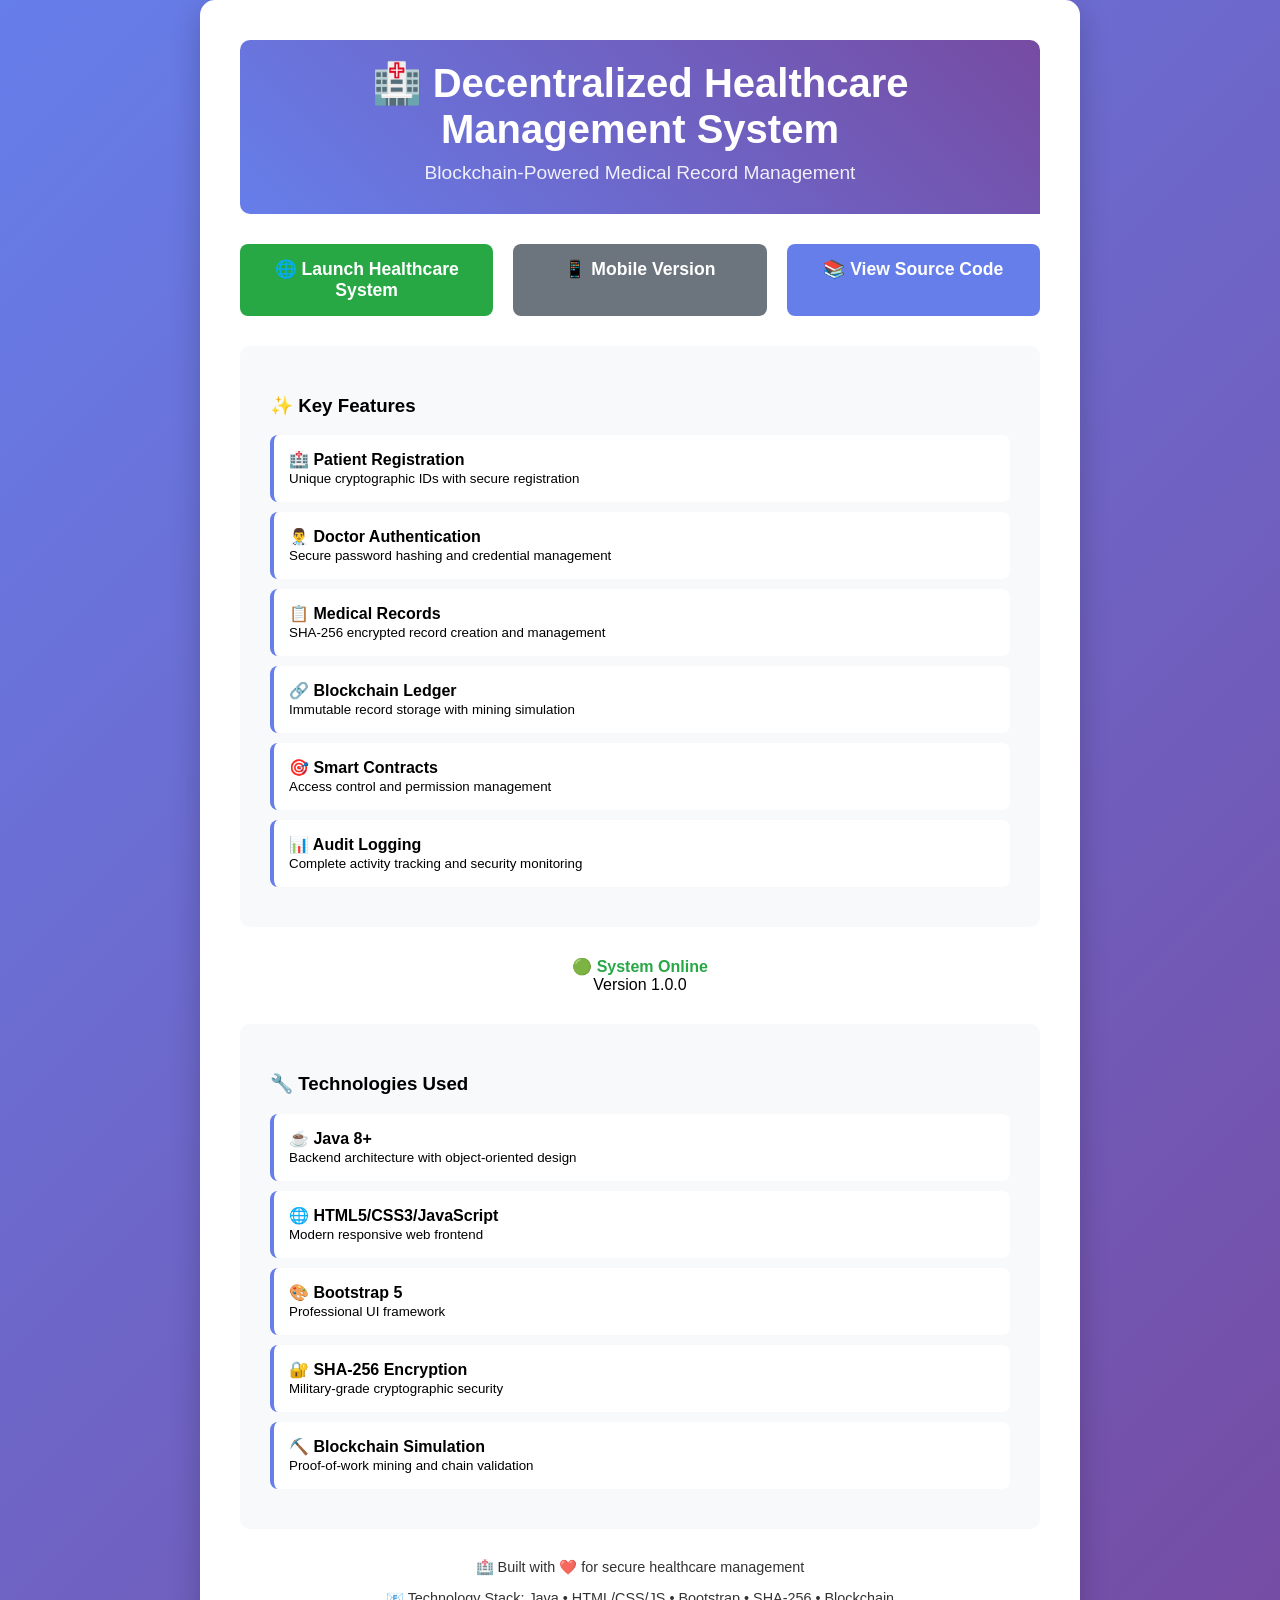
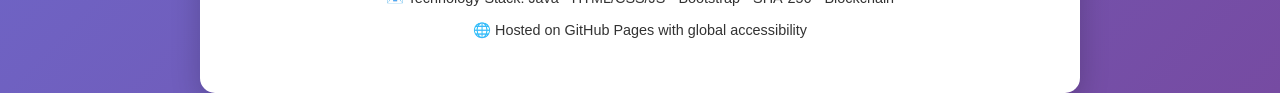
<file: ROOT_INDEX.html>
<!DOCTYPE html>
<html lang="en">
<head>
    <meta charset="UTF-8">
    <meta name="viewport" content="width=device-width, initial-scale=1.0">
    <title>Decentralized Healthcare Management System</title>
    <style>
        body {
            font-family: 'Segoe UI', Tahoma, Geneva, Verdana, sans-serif;
            margin: 0;
            padding: 0;
            background: linear-gradient(135deg, #667eea 0%, #764ba2 100%);
            min-height: 100vh;
            display: flex;
            flex-direction: column;
            justify-content: center;
            align-items: center;
        }
        .container {
            background: white;
            padding: 40px;
            border-radius: 15px;
            box-shadow: 0 10px 30px rgba(0,0,0,0.2);
            max-width: 800px;
            width: 90%;
            text-align: center;
        }
        .header {
            background: linear-gradient(45deg, #667eea, #764ba2);
            color: white;
            padding: 20px;
            border-radius: 10px 10px 0 10px;
            margin-bottom: 30px;
        }
        .title {
            font-size: 2.5em;
            font-weight: bold;
            margin: 0;
        }
        .subtitle {
            font-size: 1.2em;
            opacity: 0.9;
            margin: 10px 0;
        }
        .buttons {
            display: grid;
            grid-template-columns: repeat(auto-fit, minmax(250px, 1fr));
            gap: 20px;
            margin: 30px 0;
        }
        .btn {
            display: inline-block;
            padding: 15px 30px;
            background: #667eea;
            color: white;
            text-decoration: none;
            border-radius: 8px;
            font-weight: bold;
            transition: all 0.3s ease;
            border: none;
            cursor: pointer;
            font-size: 1.1em;
        }
        .btn:hover {
            background: #5a67d8;
            transform: translateY(-2px);
            box-shadow: 0 5px 15px rgba(0,0,0,0.3);
        }
        .btn-primary {
            background: #28a745;
        }
        .btn-primary:hover {
            background: #1e5aa8;
        }
        .btn-secondary {
            background: #6c757d;
        }
        .btn-secondary:hover {
            background: #5a6268;
        }
        .features {
            background: #f8f9fa;
            padding: 30px;
            border-radius: 10px;
            margin: 20px 0;
            text-align: left;
        }
        .feature {
            margin: 10px 0;
            padding: 15px;
            background: white;
            border-radius: 8px;
            border-left: 4px solid #667eea;
        }
        .status {
            display: flex;
            justify-content: center;
            gap: 20px;
            margin: 20px 0;
        }
        .status-item {
            text-align: center;
            padding: 10px 20px;
            background: rgba(255,255,255,255,0.1);
            border-radius: 8px;
            flex: 1;
        }
        .online {
            color: #28a745;
            font-weight: bold;
        }
        .footer {
            margin-top: 30px;
            text-align: center;
            opacity: 0.8;
            font-size: 0.9em;
        }
        @media (max-width: 600px) {
            .container {
                width: 95%;
                padding: 20px;
            }
            .buttons {
                grid-template-columns: 1fr;
            }
        }
    </style>
</head>
<body>
    <div class="container">
        <div class="header">
            <h1 class="title">🏥 Decentralized Healthcare Management System</h1>
            <p class="subtitle">Blockchain-Powered Medical Record Management</p>
        </div>

        <div class="buttons">
            <a href="web/index.html" class="btn btn-primary">
                🌐 Launch Healthcare System
            </a>
            <a href="web/index.html" class="btn btn-secondary">
                📱 Mobile Version
            </a>
            <a href="https://github.com/TAMILARASAN2005/decentralized-healthcare-system" class="btn">
                📚 View Source Code
            </a>
        </div>

        <div class="features">
            <h3>✨ Key Features</h3>
            <div class="feature">
                <strong>🏥 Patient Registration</strong><br>
                <small>Unique cryptographic IDs with secure registration</small>
            </div>
            <div class="feature">
                <strong>👨‍⚕️ Doctor Authentication</strong><br>
                <small>Secure password hashing and credential management</small>
            </div>
            <div class="feature">
                <strong>📋 Medical Records</strong><br>
                <small>SHA-256 encrypted record creation and management</small>
            </div>
            <div class="feature">
                <strong>🔗 Blockchain Ledger</strong><br>
                <small>Immutable record storage with mining simulation</small>
            </div>
            <div class="feature">
                <strong>🎯 Smart Contracts</strong><br>
                <small>Access control and permission management</small>
            </div>
            <div class="feature">
                <strong>📊 Audit Logging</strong><br>
                <small>Complete activity tracking and security monitoring</small>
            </div>
        </div>

        <div class="status">
            <div class="status-item">
                <div class="online">🟢 System Online</div>
                <div>Version 1.0.0</div>
            </div>
        </div>

        <div class="features">
            <h3>🔧 Technologies Used</h3>
            <div class="feature">
                <strong>☕ Java 8+</strong><br>
                <small>Backend architecture with object-oriented design</small>
            </div>
            <div class="feature">
                <strong>🌐 HTML5/CSS3/JavaScript</strong><br>
                <small>Modern responsive web frontend</small>
            </div>
            <div class="feature">
                <strong>🎨 Bootstrap 5</strong><br>
                <small>Professional UI framework</small>
            </div>
            <div class="feature">
                <strong>🔐 SHA-256 Encryption</strong><br>
                <small>Military-grade cryptographic security</small>
            </div>
            <div class="feature">
                <strong>⛏️ Blockchain Simulation</strong><br>
                <small>Proof-of-work mining and chain validation</small>
            </div>
        </div>

        <div class="footer">
            <p>🏥 Built with ❤️ for secure healthcare management</p>
            <p>📧 Technology Stack: Java • HTML/CSS/JS • Bootstrap • SHA-256 • Blockchain</p>
            <p>🌐 Hosted on GitHub Pages with global accessibility</p>
        </div>
    </div>

    <script>
        // Auto-redirect to main application after 3 seconds
        setTimeout(function() {
            console.log('🏥 Healthcare System ready - Redirecting to main application...');
            window.location.href = 'web/index.html';
        }, 3000);
    </script>
</body>
</html>
</file>
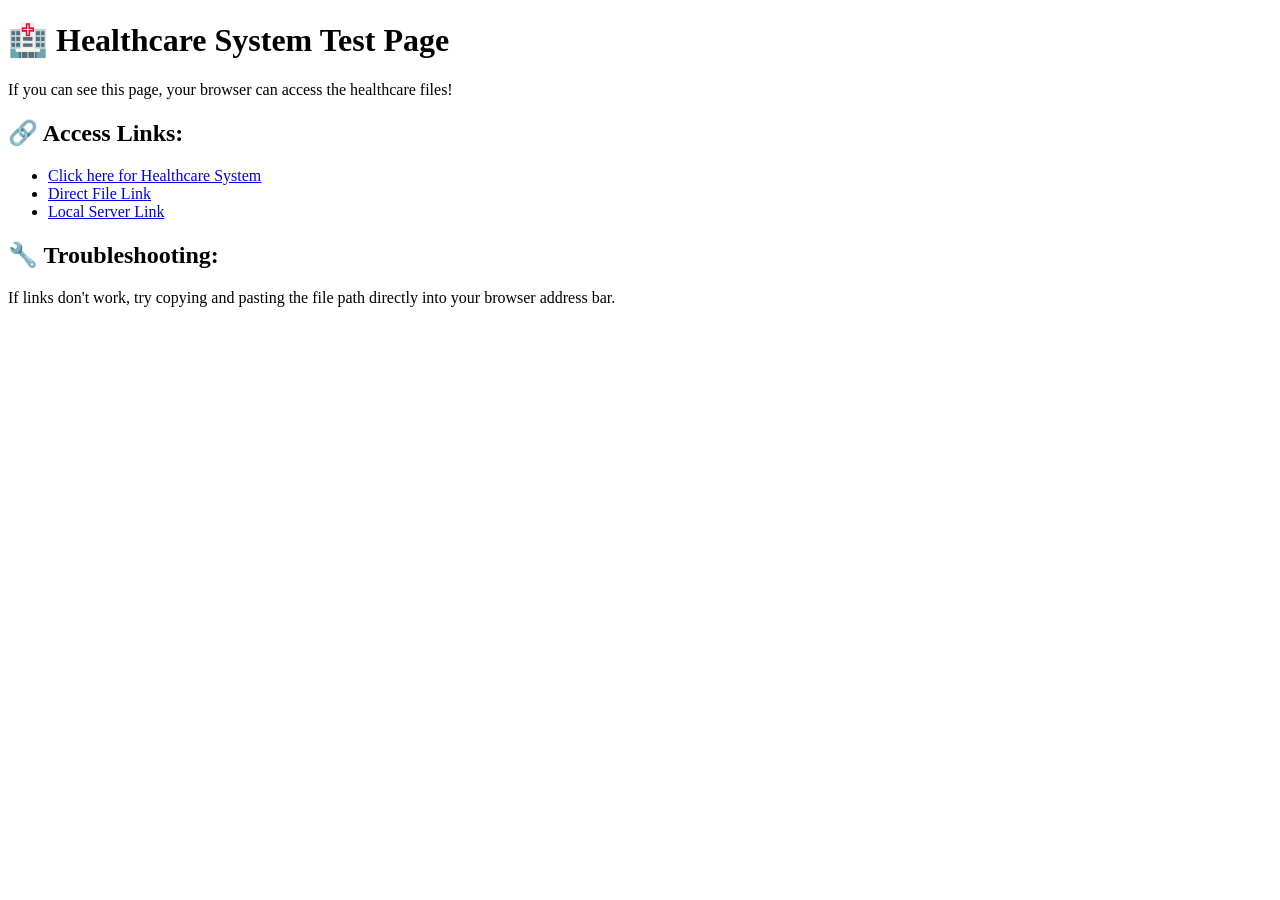
<file: test.html>
<!DOCTYPE html>
<html>
<head>
    <title>Healthcare System Test</title>
</head>
<body>
    <h1>🏥 Healthcare System Test Page</h1>
    <p>If you can see this page, your browser can access the healthcare files!</p>
    <h2>🔗 Access Links:</h2>
    <ul>
        <li><a href="index.html">Click here for Healthcare System</a></li>
        <li><a href="file:///C:/Users/TAMILARASAN/OneDrive/Desktop/Medical/web/index.html">Direct File Link</a></li>
        <li><a href="http://localhost:8080" target="_blank">Local Server Link</a></li>
    </ul>
    <h2>🔧 Troubleshooting:</h2>
    <p>If links don't work, try copying and pasting the file path directly into your browser address bar.</p>
</body>
</html>
</file>
